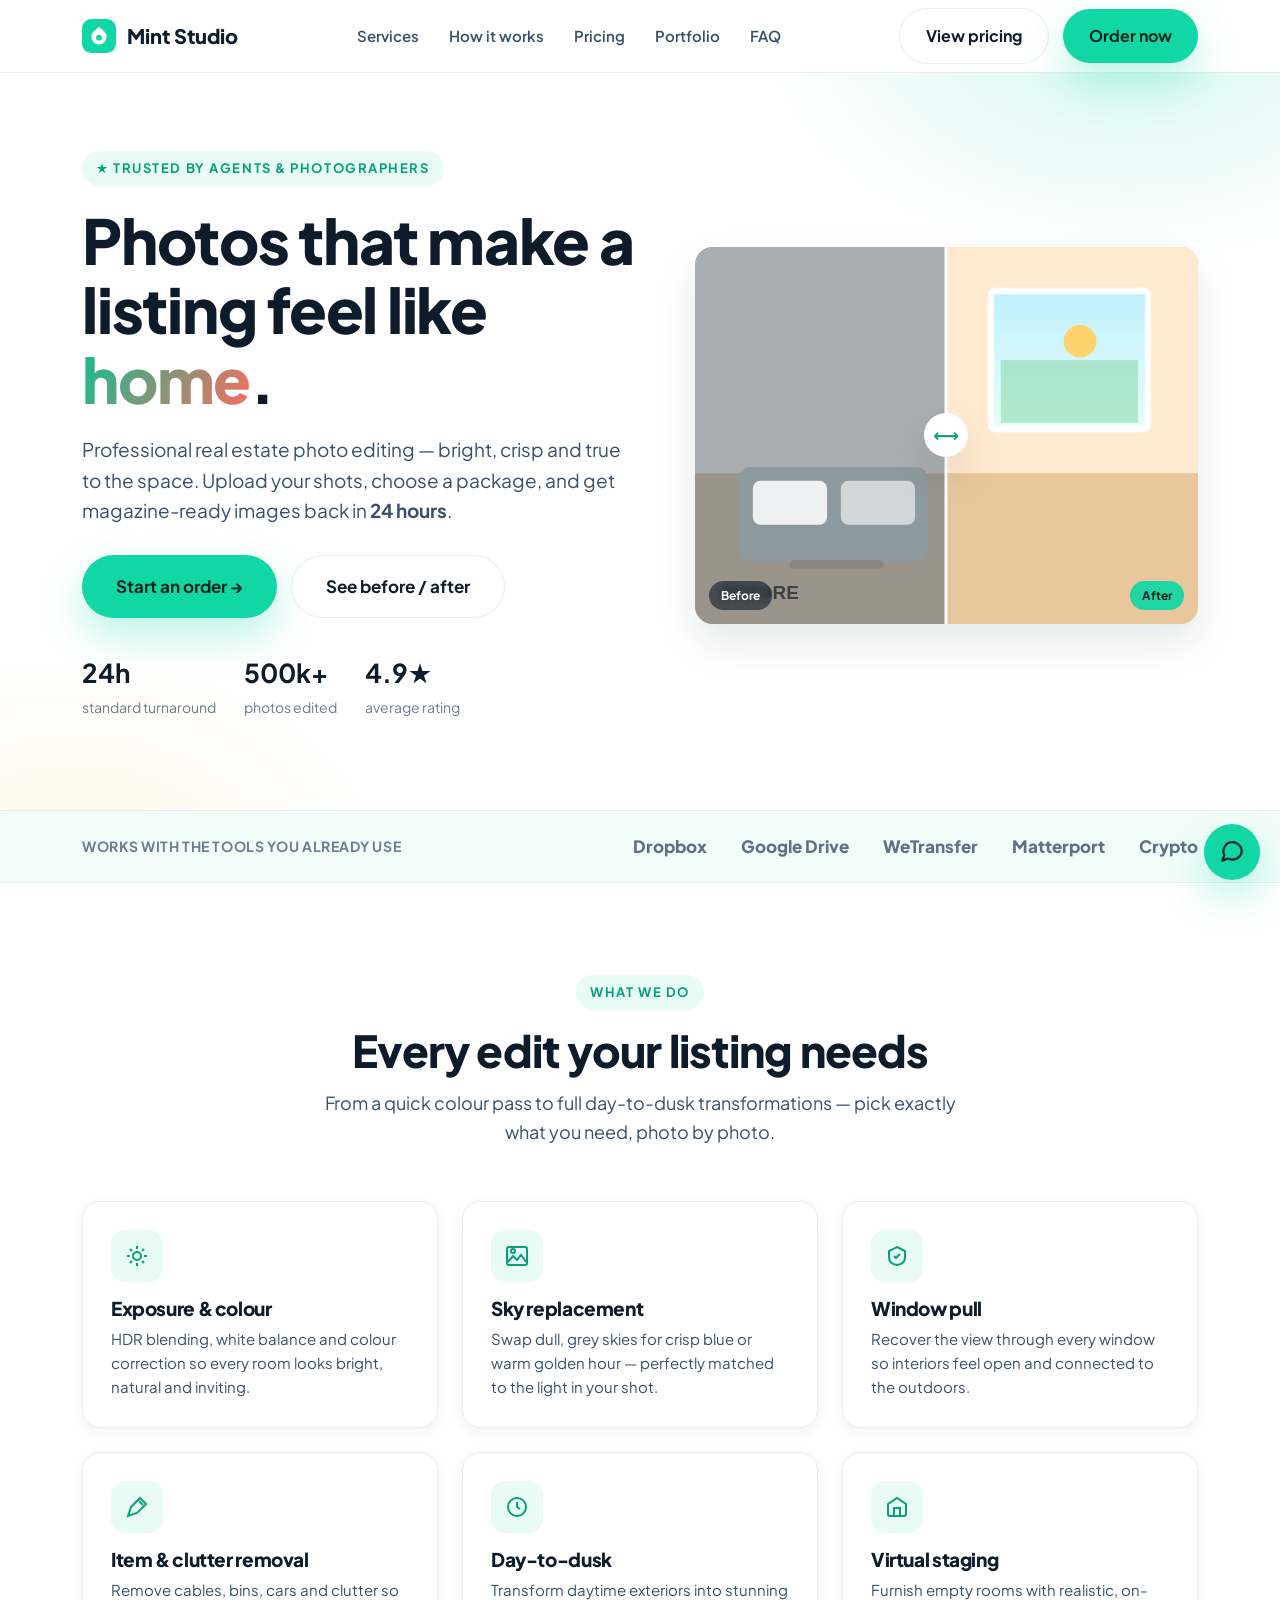
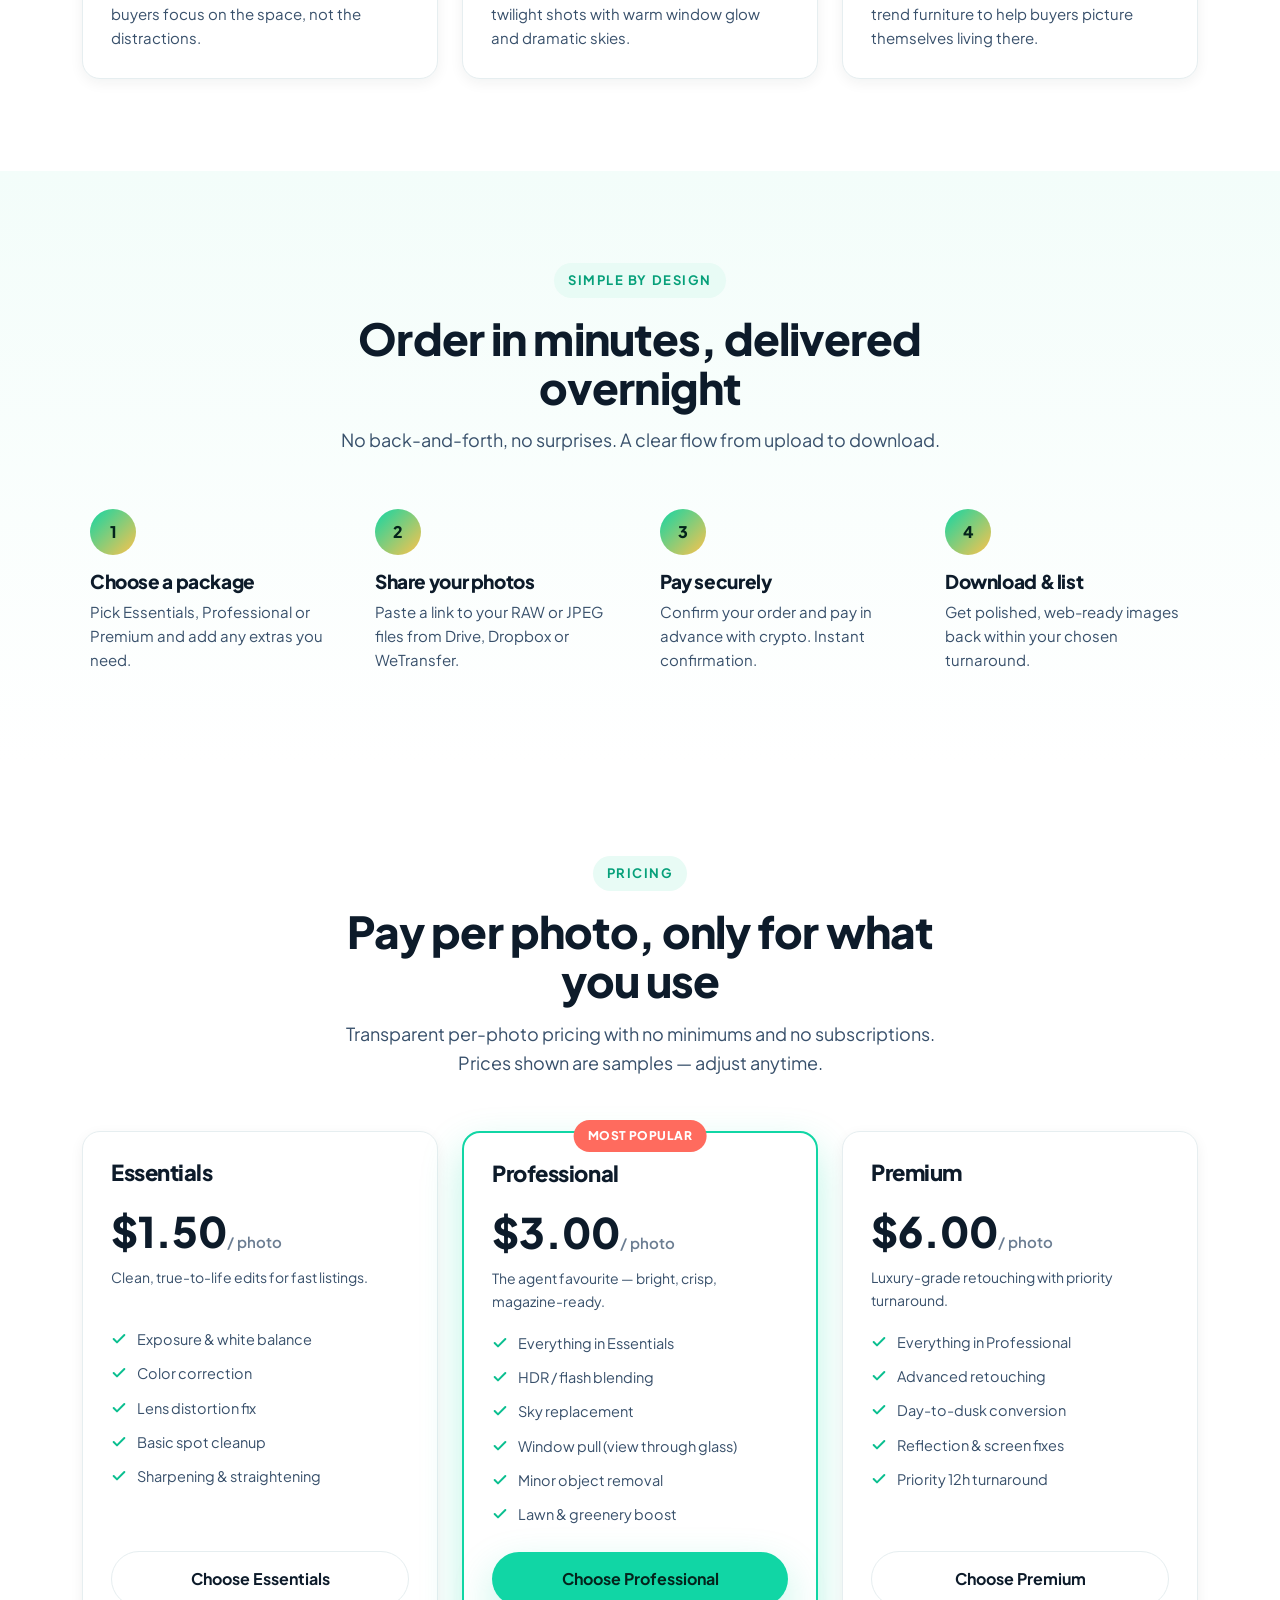
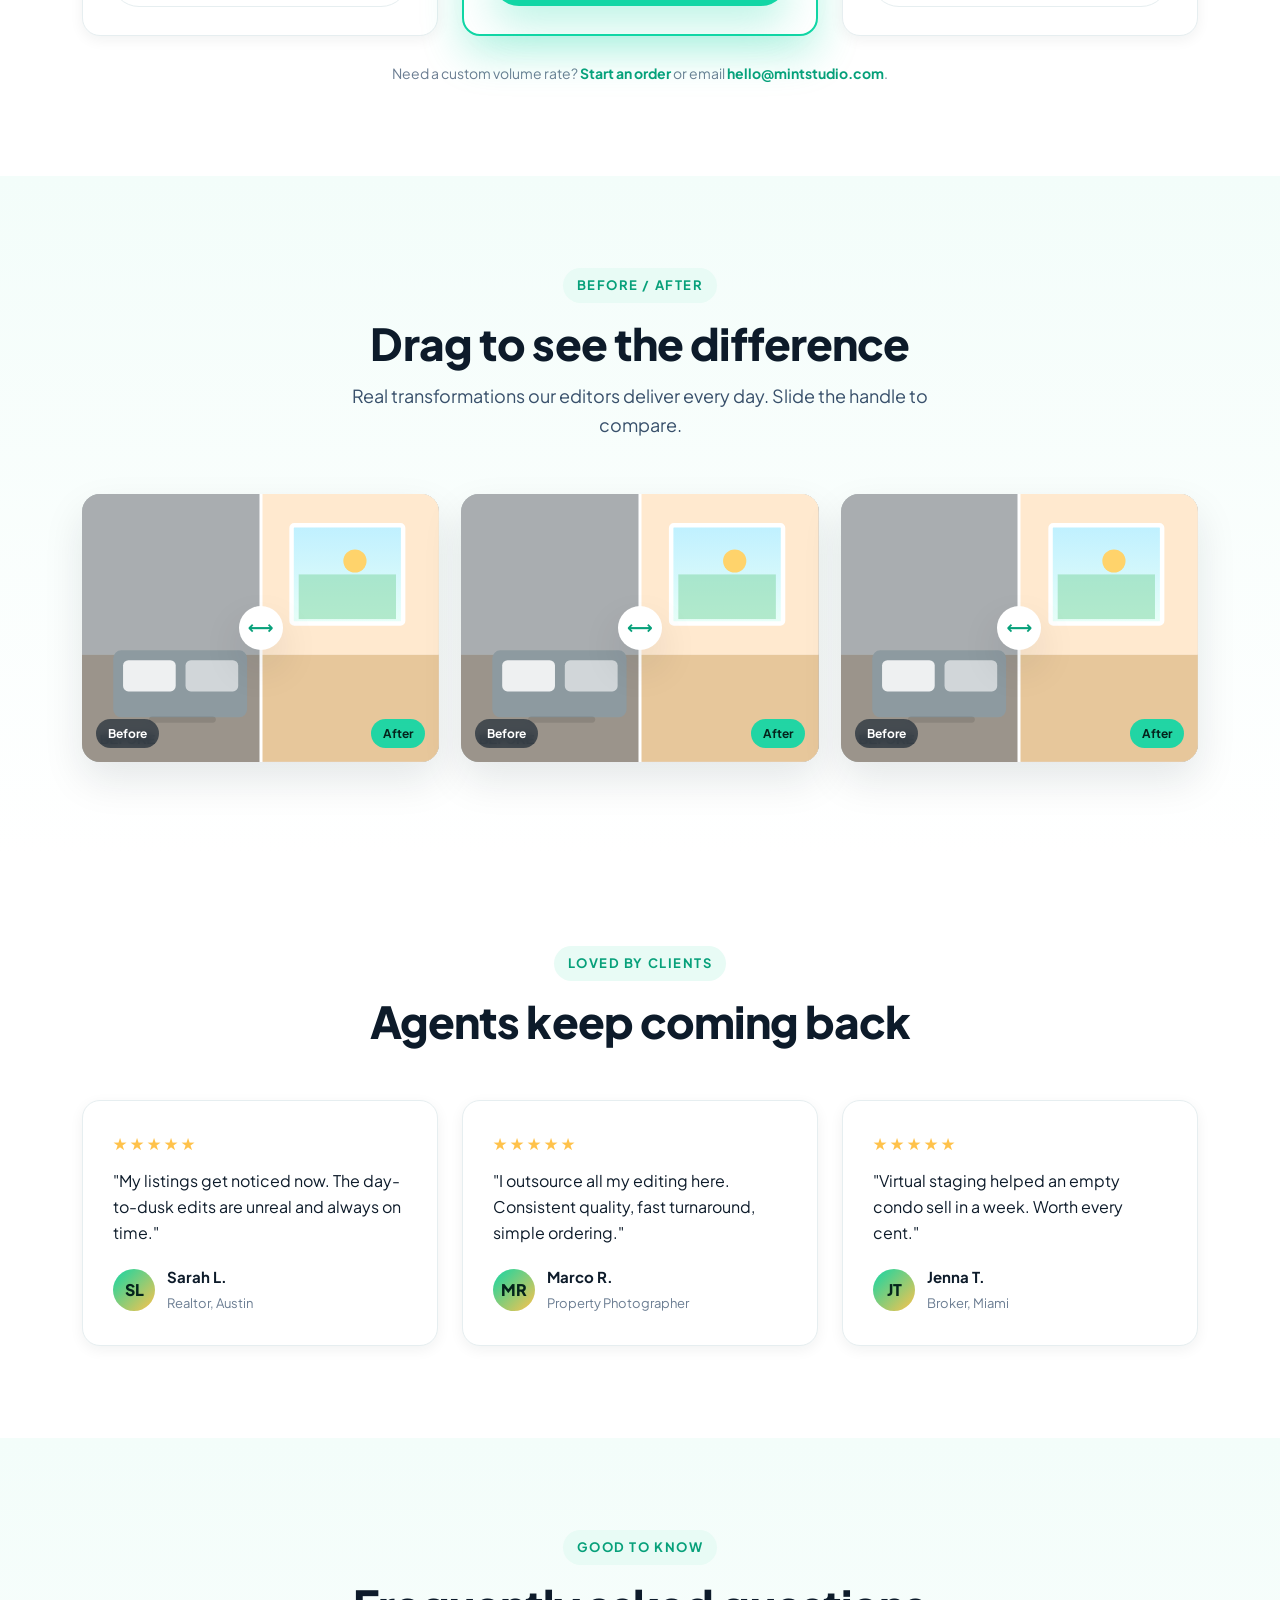
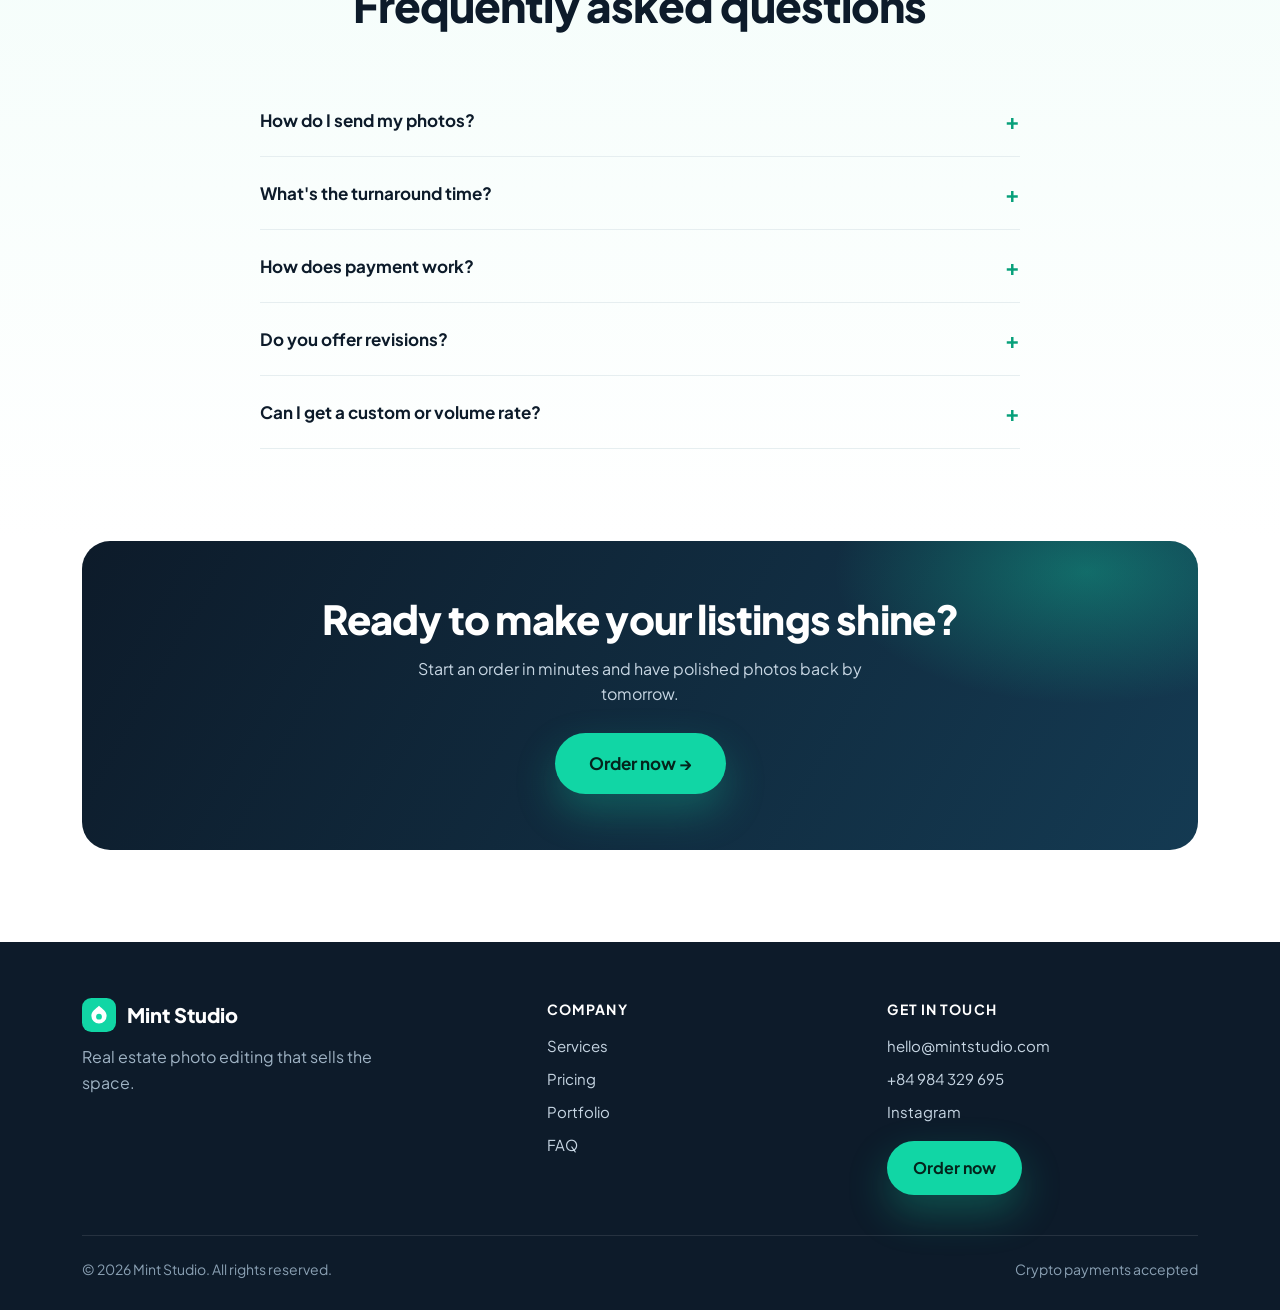
<file: index.html>
<!DOCTYPE html>
<html lang="en">
<head>
<meta charset="UTF-8">
<meta name="viewport" content="width=device-width, initial-scale=1.0">
<title>Mint Studio — Real Estate Photo Editing</title>
<meta name="description" content="Fast, bright, magazine-ready real estate photo editing. Day-to-dusk, sky replacement, virtual staging and more. Order online and pay securely.">
<link rel="preconnect" href="https://fonts.googleapis.com">
<link rel="preconnect" href="https://fonts.gstatic.com" crossorigin>
<link href="https://fonts.googleapis.com/css2?family=Plus+Jakarta+Sans:wght@500;600;700;800&display=swap" rel="stylesheet">
<link rel="stylesheet" href="css/style.css">
<link rel="icon" href="assets/favicon.svg">
</head>
<body>

<header class="site-header">
  <div class="container nav">
    <a class="brand" href="index.html">
      <svg class="logo-mark" viewBox="0 0 40 40" fill="none" xmlns="http://www.w3.org/2000/svg" aria-hidden="true">
        <rect width="40" height="40" rx="11" fill="#11d6a5"/>
        <path d="M20 9c-4 4-9 6-9 12a9 9 0 1 0 18 0c0-6-5-8-9-12z" fill="#fff"/>
        <circle cx="20" cy="22" r="3.4" fill="#11d6a5"/>
      </svg>
      <span data-mint="name">Mint Studio</span>
    </a>
    <nav class="nav-links">
      <a href="#services">Services</a>
      <a href="#how">How it works</a>
      <a href="#pricing">Pricing</a>
      <a href="#work">Portfolio</a>
      <a href="#faq">FAQ</a>
    </nav>
    <div class="nav-cta">
      <a class="btn btn-ghost" href="#pricing">View pricing</a>
      <a class="btn btn-primary" href="order.html">Order now</a>
      <button class="nav-toggle" aria-label="Menu"><span></span><span></span><span></span></button>
    </div>
  </div>
</header>

<section class="hero">
  <div class="container hero-grid">
    <div class="reveal in">
      <span class="eyebrow">★ Trusted by agents &amp; photographers</span>
      <h1>Photos that make a listing feel like <span class="text-gradient">home</span>.</h1>
      <p class="lead">Professional real estate photo editing — bright, crisp and true to the space. Upload your shots, choose a package, and get magazine-ready images back in <strong data-mint="turnaround">24 hours</strong>.</p>
      <div class="hero-actions">
        <a class="btn btn-primary btn-lg" href="order.html">Start an order →</a>
        <a class="btn btn-ghost btn-lg" href="#work">See before / after</a>
      </div>
      <div class="hero-trust">
        <div class="stat"><strong>24h</strong><span>standard turnaround</span></div>
        <div class="stat"><strong>500k+</strong><span>photos edited</span></div>
        <div class="stat"><strong>4.9★</strong><span>average rating</span></div>
      </div>
    </div>
    <div class="reveal in">
      <div class="ba" data-i="0" aria-label="Before and after comparison"></div>
    </div>
  </div>
</section>

<div class="trustbar">
  <div class="container">
    <p>WORKS WITH THE TOOLS YOU ALREADY USE</p>
    <div class="logos"><span>Dropbox</span><span>Google&nbsp;Drive</span><span>WeTransfer</span><span>Matterport</span><span>Crypto</span></div>
  </div>
</div>

<section class="section" id="services">
  <div class="container">
    <div class="section-head reveal">
      <span class="eyebrow">What we do</span>
      <h2>Every edit your listing needs</h2>
      <p>From a quick colour pass to full day-to-dusk transformations — pick exactly what you need, photo by photo.</p>
    </div>
    <div class="grid grid-3">
      <div class="card service reveal"><div class="ico"><svg width="24" height="24" viewBox="0 0 24 24" fill="none" stroke="currentColor" stroke-width="2"><circle cx="12" cy="12" r="4"/><path d="M12 2v3M12 19v3M2 12h3M19 12h3M5 5l2 2M17 17l2 2M19 5l-2 2M7 17l-2 2"/></svg></div><h3>Exposure &amp; colour</h3><p>HDR blending, white balance and colour correction so every room looks bright, natural and inviting.</p></div>
      <div class="card service reveal"><div class="ico"><svg width="24" height="24" viewBox="0 0 24 24" fill="none" stroke="currentColor" stroke-width="2"><path d="M3 18l5-6 4 4 4-5 5 7"/><circle cx="8" cy="7" r="2"/><rect x="2" y="3" width="20" height="18" rx="2"/></svg></div><h3>Sky replacement</h3><p>Swap dull, grey skies for crisp blue or warm golden hour — perfectly matched to the light in your shot.</p></div>
      <div class="card service reveal"><div class="ico"><svg width="24" height="24" viewBox="0 0 24 24" fill="none" stroke="currentColor" stroke-width="2"><path d="M12 3l8 4v6c0 5-3.5 7.5-8 8-4.5-.5-8-3-8-8V7z"/><path d="M9 12l2 2 4-4"/></svg></div><h3>Window pull</h3><p>Recover the view through every window so interiors feel open and connected to the outdoors.</p></div>
      <div class="card service reveal"><div class="ico"><svg width="24" height="24" viewBox="0 0 24 24" fill="none" stroke="currentColor" stroke-width="2"><path d="M3 21l3-9 9-9 6 6-9 9z"/><path d="M14 6l4 4"/></svg></div><h3>Item &amp; clutter removal</h3><p>Remove cables, bins, cars and clutter so buyers focus on the space, not the distractions.</p></div>
      <div class="card service reveal"><div class="ico"><svg width="24" height="24" viewBox="0 0 24 24" fill="none" stroke="currentColor" stroke-width="2"><circle cx="12" cy="12" r="9"/><path d="M12 7v5l3 2"/></svg></div><h3>Day-to-dusk</h3><p>Transform daytime exteriors into stunning twilight shots with warm window glow and dramatic skies.</p></div>
      <div class="card service reveal"><div class="ico"><svg width="24" height="24" viewBox="0 0 24 24" fill="none" stroke="currentColor" stroke-width="2"><path d="M3 9l9-6 9 6v10a2 2 0 0 1-2 2H5a2 2 0 0 1-2-2z"/><rect x="9" y="13" width="6" height="8"/></svg></div><h3>Virtual staging</h3><p>Furnish empty rooms with realistic, on-trend furniture to help buyers picture themselves living there.</p></div>
    </div>
  </div>
</section>

<section class="section section--tint" id="how">
  <div class="container">
    <div class="section-head reveal">
      <span class="eyebrow">Simple by design</span>
      <h2>Order in minutes, delivered overnight</h2>
      <p>No back-and-forth, no surprises. A clear flow from upload to download.</p>
    </div>
    <div class="grid grid-4 steps">
      <div class="step reveal"><div class="num">1</div><h3>Choose a package</h3><p>Pick Essentials, Professional or Premium and add any extras you need.</p></div>
      <div class="step reveal"><div class="num">2</div><h3>Share your photos</h3><p>Paste a link to your RAW or JPEG files from Drive, Dropbox or WeTransfer.</p></div>
      <div class="step reveal"><div class="num">3</div><h3>Pay securely</h3><p>Confirm your order and pay in advance with crypto. Instant confirmation.</p></div>
      <div class="step reveal"><div class="num">4</div><h3>Download &amp; list</h3><p>Get polished, web-ready images back within your chosen turnaround.</p></div>
    </div>
  </div>
</section>

<section class="section" id="pricing">
  <div class="container">
    <div class="section-head reveal">
      <span class="eyebrow">Pricing</span>
      <h2>Pay per photo, only for what you use</h2>
      <p>Transparent per-photo pricing with no minimums and no subscriptions. Prices shown are samples — adjust anytime.</p>
    </div>
    <div class="pricing-grid" id="pricing-grid"></div>
    <p style="text-align:center;color:var(--muted);margin-top:26px;font-size:14px">Need a custom volume rate? <a href="order.html" style="color:var(--mint-700);font-weight:700">Start an order</a> or email <a data-mint="email" href="#" style="color:var(--mint-700);font-weight:700">us</a>.</p>
  </div>
</section>

<section class="section section--tint" id="work">
  <div class="container">
    <div class="section-head reveal">
      <span class="eyebrow">Before / after</span>
      <h2>Drag to see the difference</h2>
      <p>Real transformations our editors deliver every day. Slide the handle to compare.</p>
    </div>
    <div class="portfolio-grid">
      <div class="reveal"><div class="ba" data-i="0"></div></div>
      <div class="reveal"><div class="ba" data-i="1"></div></div>
      <div class="reveal"><div class="ba" data-i="2"></div></div>
    </div>
  </div>
</section>

<section class="section">
  <div class="container">
    <div class="section-head reveal">
      <span class="eyebrow">Loved by clients</span>
      <h2>Agents keep coming back</h2>
    </div>
    <div class="grid grid-3">
      <div class="quote reveal"><div class="stars">★★★★★</div><p>"My listings get noticed now. The day-to-dusk edits are unreal and always on time."</p><div class="who"><div class="av">SL</div><div><b>Sarah L.</b><span>Realtor, Austin</span></div></div></div>
      <div class="quote reveal"><div class="stars">★★★★★</div><p>"I outsource all my editing here. Consistent quality, fast turnaround, simple ordering."</p><div class="who"><div class="av">MR</div><div><b>Marco R.</b><span>Property Photographer</span></div></div></div>
      <div class="quote reveal"><div class="stars">★★★★★</div><p>"Virtual staging helped an empty condo sell in a week. Worth every cent."</p><div class="who"><div class="av">JT</div><div><b>Jenna T.</b><span>Broker, Miami</span></div></div></div>
    </div>
  </div>
</section>

<section class="section section--tint" id="faq">
  <div class="container">
    <div class="section-head reveal">
      <span class="eyebrow">Good to know</span>
      <h2>Frequently asked questions</h2>
    </div>
    <div class="faq reveal">
      <div class="faq-item"><button class="faq-q">How do I send my photos? <span class="pm">+</span></button><div class="faq-a"><p>After you place your order, paste a shared link to your files (Google Drive, Dropbox or WeTransfer) in the order form. We support RAW and JPEG, including bracketed/HDR sets.</p></div></div>
      <div class="faq-item"><button class="faq-q">What's the turnaround time? <span class="pm">+</span></button><div class="faq-a"><p>Standard delivery is within <strong data-mint="turnaround">24 hours</strong>. Need it faster? Add the Rush option at checkout for priority 12-hour delivery.</p></div></div>
      <div class="faq-item"><button class="faq-q">How does payment work? <span class="pm">+</span></button><div class="faq-a"><p>You pay in advance in crypto — USDT (TRC20/BEP20), USDC, BTC, ETH and more. Prices are quoted in USD; pick your coin and network at checkout and we start as soon as the payment confirms on-chain.</p></div></div>
      <div class="faq-item"><button class="faq-q">Do you offer revisions? <span class="pm">+</span></button><div class="faq-a"><p>Yes. If something isn't quite right, reply to your delivery email and we'll revise it free of charge.</p></div></div>
      <div class="faq-item"><button class="faq-q">Can I get a custom or volume rate? <span class="pm">+</span></button><div class="faq-a"><p>Absolutely. For high volumes or recurring work, email <a data-mint="email" href="#" style="color:var(--mint-700);font-weight:700">us</a> and we'll set up a custom rate.</p></div></div>
    </div>
  </div>
</section>

<section class="section" style="padding-top:0">
  <div class="container">
    <div class="cta-band reveal">
      <h2>Ready to make your listings shine?</h2>
      <p>Start an order in minutes and have polished photos back by tomorrow.</p>
      <a class="btn btn-primary btn-lg" href="order.html">Order now →</a>
    </div>
  </div>
</section>

<footer class="site-footer">
  <div class="container">
    <div class="footer-grid">
      <div>
        <div class="brand">
          <svg class="logo-mark" viewBox="0 0 40 40" fill="none" xmlns="http://www.w3.org/2000/svg" aria-hidden="true"><rect width="40" height="40" rx="11" fill="#11d6a5"/><path d="M20 9c-4 4-9 6-9 12a9 9 0 1 0 18 0c0-6-5-8-9-12z" fill="#fff"/><circle cx="20" cy="22" r="3.4" fill="#11d6a5"/></svg>
          <span data-mint="name">Mint Studio</span>
        </div>
        <p style="max-width:320px;color:#9fb3c4" data-mint="tagline">Real estate photo editing that sells the space.</p>
      </div>
      <div>
        <h4>Company</h4>
        <a href="#services">Services</a><a href="#pricing">Pricing</a><a href="#work">Portfolio</a><a href="#faq">FAQ</a>
      </div>
      <div>
        <h4>Get in touch</h4>
        <a data-mint="email" href="#">hello@mintstudio.com</a>
        <a data-mint="phone" href="#">+1 (555) 123-4567</a>
        <a data-mint-ig href="#">Instagram</a>
        <a class="btn btn-primary" style="margin-top:8px;display:inline-flex" href="order.html">Order now</a>
      </div>
    </div>
    <div class="footer-bottom">
      <span>© <span data-mint="year">2026</span> <span data-mint="name">Mint Studio</span>. All rights reserved.</span>
      <span>Crypto payments accepted</span>
    </div>
  </div>
</footer>

<script src="js/config.js"></script>
<script src="js/main.js"></script>
</body>
</html>
</file>
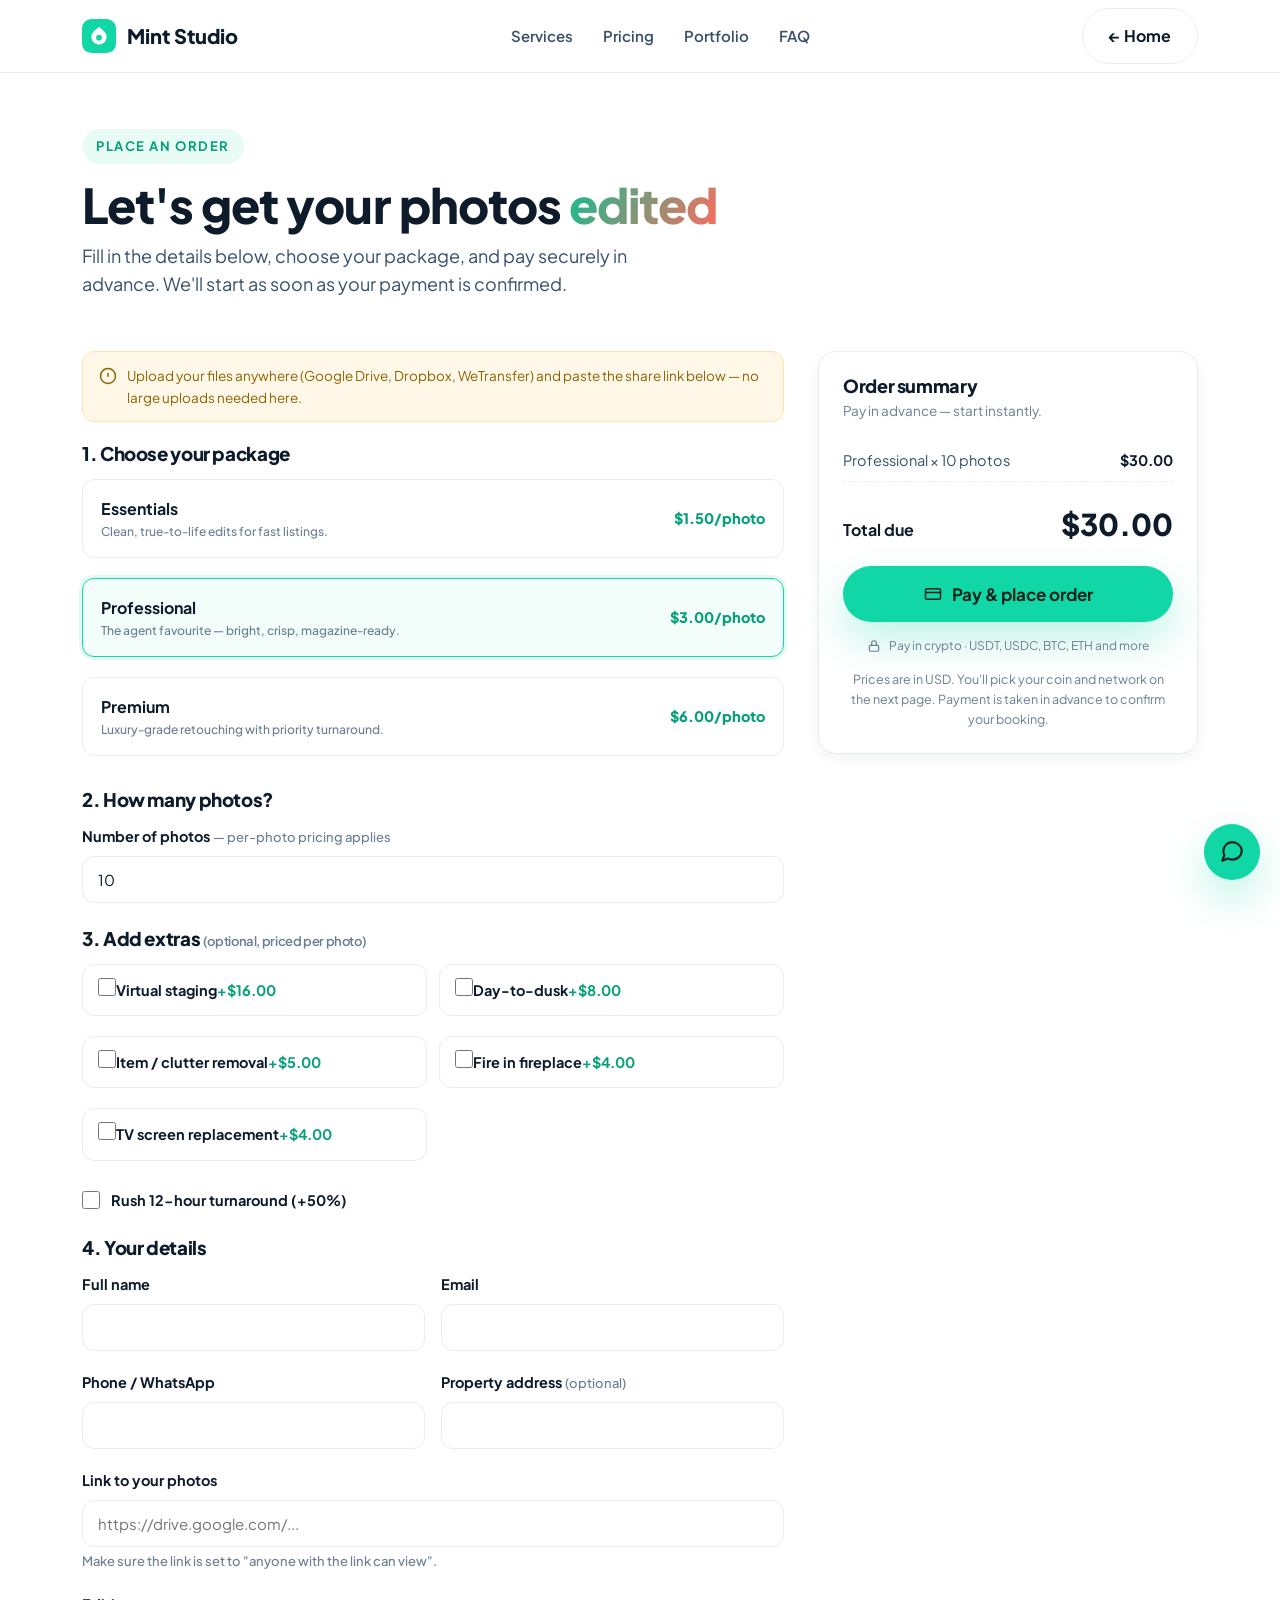
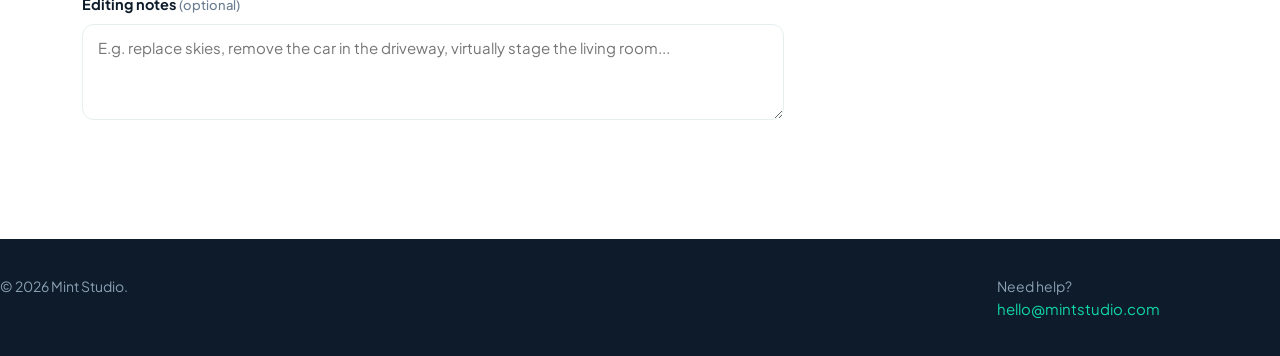
<file: order.html>
<!DOCTYPE html>
<html lang="en">
<head>
<meta charset="UTF-8">
<meta name="viewport" content="width=device-width, initial-scale=1.0">
<title>Place an order — Mint Studio</title>
<meta name="description" content="Order real estate photo editing online. Choose your package, add extras, and pay securely in advance.">
<link rel="preconnect" href="https://fonts.googleapis.com">
<link rel="preconnect" href="https://fonts.gstatic.com" crossorigin>
<link href="https://fonts.googleapis.com/css2?family=Plus+Jakarta+Sans:wght@500;600;700;800&display=swap" rel="stylesheet">
<link rel="stylesheet" href="css/style.css">
<link rel="icon" href="assets/favicon.svg">
<!-- Stripe.js — only used in "stripe_checkout" mode. Harmless otherwise. -->
<script src="https://js.stripe.com/v3/"></script>
</head>
<body>

<!-- ===== Header ===== -->
<header class="site-header">
  <div class="container nav">
    <a class="brand" href="index.html">
      <svg class="logo-mark" viewBox="0 0 40 40" fill="none" xmlns="http://www.w3.org/2000/svg" aria-hidden="true"><rect width="40" height="40" rx="11" fill="#11d6a5"/><path d="M20 9c-4 4-9 6-9 12a9 9 0 1 0 18 0c0-6-5-8-9-12z" fill="#fff"/><circle cx="20" cy="22" r="3.4" fill="#11d6a5"/></svg>
      <span data-mint="name">Mint Studio</span>
    </a>
    <nav class="nav-links">
      <a href="index.html#services">Services</a>
      <a href="index.html#pricing">Pricing</a>
      <a href="index.html#work">Portfolio</a>
      <a href="index.html#faq">FAQ</a>
    </nav>
    <div class="nav-cta">
      <a class="btn btn-ghost" href="index.html">← Home</a>
      <button class="nav-toggle" aria-label="Menu"><span></span><span></span><span></span></button>
    </div>
  </div>
</header>

<!-- ===== Page hero ===== -->
<section class="page-hero">
  <div class="container">
    <span class="eyebrow">Place an order</span>
    <h1>Let's get your photos <span class="text-gradient">edited</span></h1>
    <p>Fill in the details below, choose your package, and pay securely in advance. We'll start as soon as your payment is confirmed.</p>
  </div>
</section>

<!-- ===== Order form ===== -->
<section class="section" style="padding-top:34px">
  <div class="container">
    <form id="order-form" class="order-wrap" novalidate>

      <!-- LEFT: the form -->
      <div class="order-form">

        <div class="banner">
          <svg width="18" height="18" viewBox="0 0 24 24" fill="none" stroke="currentColor" stroke-width="2"><circle cx="12" cy="12" r="10"/><path d="M12 8v5M12 16h.01"/></svg>
          <span>Upload your files anywhere (Google Drive, Dropbox, WeTransfer) and paste the share link below — no large uploads needed here.</span>
        </div>

        <!-- 1. Package -->
        <h3 style="margin-bottom:14px">1. Choose your package</h3>
        <div class="field">
          <div class="pkg-options" id="pkg-options"><!-- rendered by order.js --></div>
        </div>

        <!-- 2. Photos -->
        <h3 style="margin:26px 0 14px">2. How many photos?</h3>
        <div class="field">
          <label for="photos">Number of photos <span class="hint">— per-photo pricing applies</span></label>
          <input type="number" id="photos" min="1" max="2000" value="10" required>
        </div>

        <!-- 3. Add-ons -->
        <h3 style="margin:26px 0 14px">3. Add extras <span class="hint" style="font-weight:600">(optional, priced per photo)</span></h3>
        <div class="field">
          <div class="addon-grid" id="addon-grid"><!-- rendered by order.js --></div>
        </div>
        <div class="field check-row">
          <input type="checkbox" id="rush">
          <label for="rush" id="rush-label" style="margin:0">Rush turnaround</label>
        </div>

        <!-- 4. Your details -->
        <h3 style="margin:26px 0 14px">4. Your details</h3>
        <div class="field-row">
          <div class="field"><label for="f-name">Full name</label><input type="text" id="f-name" required></div>
          <div class="field"><label for="f-email">Email</label><input type="email" id="f-email" required></div>
        </div>
        <div class="field-row">
          <div class="field"><label for="f-phone">Phone / WhatsApp</label><input type="tel" id="f-phone"></div>
          <div class="field"><label for="f-property">Property address <span class="hint">(optional)</span></label><input type="text" id="f-property"></div>
        </div>
        <div class="field">
          <label for="f-link">Link to your photos</label>
          <input type="url" id="f-link" placeholder="https://drive.google.com/..." required>
          <span class="hint">Make sure the link is set to "anyone with the link can view".</span>
        </div>
        <div class="field">
          <label for="f-notes">Editing notes <span class="hint">(optional)</span></label>
          <textarea id="f-notes" placeholder="E.g. replace skies, remove the car in the driveway, virtually stage the living room..."></textarea>
        </div>

        <div id="pay-msg" style="display:none;background:var(--mint-tint);border:1px solid #bfeede;color:#04241c;border-radius:12px;padding:14px 16px;font-size:14px;margin-top:10px"></div>
      </div>

      <!-- RIGHT: sticky summary -->
      <aside class="summary">
        <div class="card">
          <h3>Order summary</h3>
          <p class="sub">Pay in advance — start instantly.</p>
          <div id="sum-lines"></div>
          <div class="sum-total"><span class="lbl">Total due</span><span class="amt" id="sum-total">$0.00</span></div>
          <button type="submit" id="pay-btn" class="btn btn-primary btn-block btn-lg">
            <svg width="18" height="18" viewBox="0 0 24 24" fill="none" stroke="currentColor" stroke-width="2"><rect x="2" y="5" width="20" height="14" rx="2"/><path d="M2 10h20"/></svg>
            Pay &amp; place order
          </button>
          <div class="pay-badges">
            <svg width="14" height="14" viewBox="0 0 24 24" fill="none" stroke="currentColor" stroke-width="2"><rect x="4" y="11" width="16" height="10" rx="2"/><path d="M8 11V7a4 4 0 0 1 8 0v4"/></svg>
            Pay in crypto · USDT, USDC, BTC, ETH and more
          </div>
          <p class="note">Prices are in USD. You'll pick your coin and network on the next page. Payment is taken in advance to confirm your booking.</p>
        </div>
      </aside>

    </form>
  </div>
</section>

<!-- ===== Footer (compact) ===== -->
<footer class="site-footer" style="padding:36px 0 26px">
  <div class="container footer-bottom" style="border:0;margin:0;padding:0">
    <span>© <span data-mint="year">2026</span> <span data-mint="name">Mint Studio</span>.</span>
    <span>Need help? <a data-mint="email" href="#" style="color:var(--mint)">Email us</a></span>
  </div>
</footer>

<script src="js/config.js"></script>
<script src="js/main.js"></script>
<script src="js/order.js"></script>
</body>
</html>
</file>
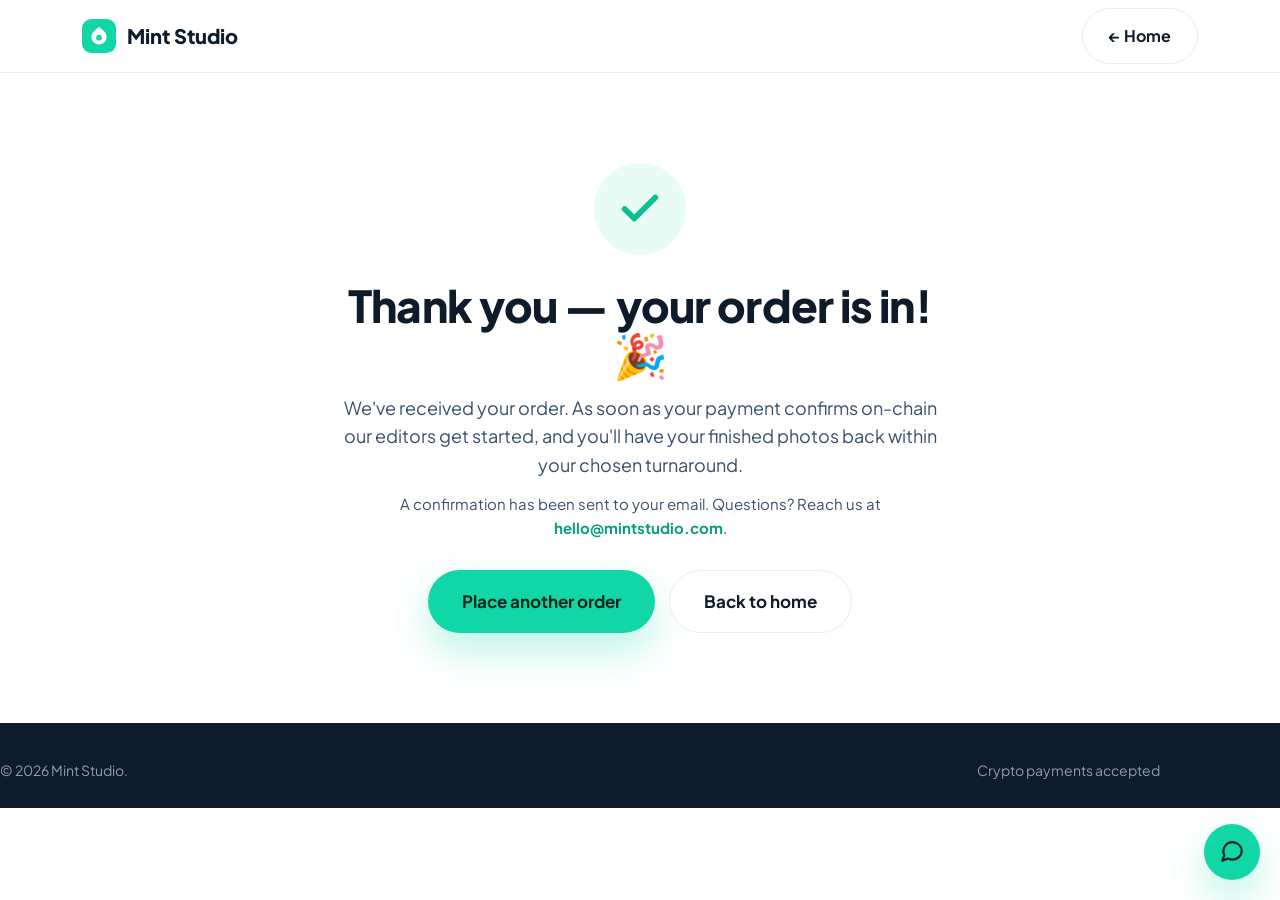
<file: success.html>
<!DOCTYPE html>
<html lang="en">
<head>
<meta charset="UTF-8">
<meta name="viewport" content="width=device-width, initial-scale=1.0">
<title>Thank you — Mint Studio</title>
<meta name="robots" content="noindex">
<link rel="preconnect" href="https://fonts.googleapis.com">
<link rel="preconnect" href="https://fonts.gstatic.com" crossorigin>
<link href="https://fonts.googleapis.com/css2?family=Plus+Jakarta+Sans:wght@500;600;700;800&display=swap" rel="stylesheet">
<link rel="stylesheet" href="css/style.css">
<link rel="icon" href="assets/favicon.svg">
</head>
<body>

<header class="site-header">
  <div class="container nav">
    <a class="brand" href="index.html">
      <svg class="logo-mark" viewBox="0 0 40 40" fill="none" xmlns="http://www.w3.org/2000/svg" aria-hidden="true"><rect width="40" height="40" rx="11" fill="#11d6a5"/><path d="M20 9c-4 4-9 6-9 12a9 9 0 1 0 18 0c0-6-5-8-9-12z" fill="#fff"/><circle cx="20" cy="22" r="3.4" fill="#11d6a5"/></svg>
      <span data-mint="name">Mint Studio</span>
    </a>
    <div class="nav-cta"><a class="btn btn-ghost" href="index.html">← Home</a></div>
  </div>
</header>

<section class="container">
  <div class="success">
    <div class="ok">
      <svg width="46" height="46" viewBox="0 0 24 24" fill="none" stroke="#0bbf90" stroke-width="3" stroke-linecap="round" stroke-linejoin="round"><path d="M20 6L9 17l-5-5"/></svg>
    </div>
    <h1>Thank you — your order is in! 🎉</h1>
    <p>We've received your order. As soon as your payment confirms on-chain our editors get started, and you'll have your finished photos back within your chosen turnaround.</p>
    <p style="font-size:15px">A confirmation has been sent to your email. Questions? Reach us at <a data-mint="email" href="#" style="color:var(--mint-700);font-weight:700">our email</a>.</p>

    <div id="order-recap" style="display:none;text-align:left;max-width:420px;margin:30px auto 0">
      <div class="card" style="padding:22px">
        <h3 style="font-size:16px;margin-bottom:12px">Your order</h3>
        <pre id="recap-text" style="white-space:pre-wrap;font-family:inherit;font-size:13.5px;color:var(--ink-soft);margin:0"></pre>
      </div>
    </div>

    <div class="actions">
      <a class="btn btn-primary btn-lg" href="order.html">Place another order</a>
      <a class="btn btn-ghost btn-lg" href="index.html">Back to home</a>
    </div>
  </div>
</section>

<footer class="site-footer" style="padding:36px 0 26px">
  <div class="container footer-bottom" style="border:0;margin:0;padding:0">
    <span>© <span data-mint="year">2026</span> <span data-mint="name">Mint Studio</span>.</span>
    <span>Crypto payments accepted</span>
  </div>
</footer>

<script src="js/config.js"></script>
<script src="js/main.js"></script>
<script>
  (function () {
    try {
      var t = sessionStorage.getItem("mint_last_order");
      if (t) {
        document.getElementById("recap-text").textContent = t;
        document.getElementById("order-recap").style.display = "block";
      }
    } catch (e) {}
  })();
</script>
</body>
</html>
</file>
<file: css/style.css>
/* =============================================================
   MINT STUDIO — STYLES
   Bright, energetic, mint-forward.
   ============================================================= */

:root {
  --mint: #11d6a5;
  --mint-600: #0bbf90;
  --mint-700: #07a07a;
  --mint-tint: #e8fbf5;
  --mint-tint-2: #f3fdfa;
  --coral: #ff6b5e;
  --coral-600: #f4513f;
  --sun: #ffc24b;
  --ink: #0d1b2a;
  --ink-soft: #38506b;
  --muted: #6b7d92;
  --line: #e6eef0;
  --white: #ffffff;
  --bg: #ffffff;
  --radius: 18px;
  --radius-sm: 12px;
  --shadow-sm: 0 4px 14px rgba(13, 27, 42, 0.06);
  --shadow: 0 18px 40px rgba(13, 27, 42, 0.10);
  --shadow-mint: 0 18px 40px rgba(17, 214, 165, 0.28);
  --maxw: 1160px;
  --font: "Plus Jakarta Sans", "Segoe UI", system-ui, -apple-system, sans-serif;
}

* { box-sizing: border-box; margin: 0; padding: 0; }
html { scroll-behavior: smooth; }
body {
  font-family: var(--font);
  color: var(--ink);
  background: var(--bg);
  line-height: 1.6;
  -webkit-font-smoothing: antialiased;
  overflow-x: hidden;
}
img { max-width: 100%; display: block; }
a { color: inherit; text-decoration: none; }

.container { width: 100%; max-width: var(--maxw); margin: 0 auto; padding: 0 22px; }
.section { padding: 92px 0; }
.section--tint { background: linear-gradient(180deg, var(--mint-tint-2), #ffffff); }

/* ---------- Typography ---------- */
h1, h2, h3 { line-height: 1.12; letter-spacing: -0.02em; font-weight: 800; }
.eyebrow {
  display: inline-flex; align-items: center; gap: 8px;
  font-size: 13px; font-weight: 700; letter-spacing: 0.12em;
  text-transform: uppercase; color: var(--mint-700);
  background: var(--mint-tint); padding: 7px 14px; border-radius: 999px;
}
.section-head { max-width: 640px; margin: 0 auto 54px; text-align: center; }
.section-head h2 { font-size: clamp(28px, 4vw, 44px); margin: 16px 0 14px; }
.section-head p { color: var(--ink-soft); font-size: 18px; }
.text-gradient {
  background: linear-gradient(120deg, var(--mint-600), var(--coral));
  -webkit-background-clip: text; background-clip: text; color: transparent;
}

/* ---------- Buttons ---------- */
.btn {
  display: inline-flex; align-items: center; justify-content: center; gap: 10px;
  font-family: inherit; font-weight: 700; font-size: 16px; cursor: pointer;
  padding: 14px 26px; border-radius: 999px; border: 0;
  transition: transform .18s ease, box-shadow .18s ease, background .18s ease;
  white-space: nowrap;
}
.btn:active { transform: translateY(1px); }
.btn-primary { background: var(--mint); color: #04241c; box-shadow: var(--shadow-mint); }
.btn-primary:hover { background: var(--mint-600); transform: translateY(-2px); }
.btn-coral { background: var(--coral); color: #fff; box-shadow: 0 16px 34px rgba(255,107,94,.28); }
.btn-coral:hover { background: var(--coral-600); transform: translateY(-2px); }
.btn-ghost { background: #fff; color: var(--ink); border: 1.5px solid var(--line); }
.btn-ghost:hover { border-color: var(--mint); color: var(--mint-700); }
.btn-lg { padding: 17px 34px; font-size: 17px; }
.btn-block { width: 100%; }

/* ---------- Header / Nav ---------- */
.site-header {
  position: sticky; top: 0; z-index: 50;
  background: rgba(255,255,255,0.82); backdrop-filter: blur(12px);
  border-bottom: 1px solid var(--line);
}
.nav { display: flex; align-items: center; justify-content: space-between; height: 72px; }
.brand { display: flex; align-items: center; gap: 11px; font-weight: 800; font-size: 20px; }
.brand .logo-mark { width: 34px; height: 34px; }
.nav-links { display: flex; align-items: center; gap: 30px; }
.nav-links a { color: var(--ink-soft); font-weight: 600; font-size: 15px; }
.nav-links a:hover { color: var(--mint-700); }
.nav-cta { display: flex; align-items: center; gap: 14px; }
.nav-toggle { display: none; background: none; border: 0; cursor: pointer; padding: 6px; }
.nav-toggle span { display: block; width: 24px; height: 2.5px; background: var(--ink); margin: 5px 0; border-radius: 2px; transition: .25s; }

/* ---------- Hero ---------- */
.hero { position: relative; padding: 78px 0 90px; overflow: hidden; }
.hero::before {
  content: ""; position: absolute; inset: 0; z-index: -1;
  background:
    radial-gradient(620px 420px at 88% -8%, rgba(17,214,165,.18), transparent 60%),
    radial-gradient(520px 380px at 6% 110%, rgba(255,194,75,.16), transparent 60%);
}
.hero-grid { display: grid; grid-template-columns: 1.05fr 0.95fr; gap: 56px; align-items: center; }
.hero h1 { font-size: clamp(36px, 5.4vw, 62px); margin: 20px 0; }
.hero p.lead { font-size: 19px; color: var(--ink-soft); max-width: 540px; margin-bottom: 30px; }
.hero-actions { display: flex; gap: 14px; flex-wrap: wrap; }
.hero-trust { display: flex; gap: 28px; margin-top: 34px; flex-wrap: wrap; }
.hero-trust .stat strong { display: block; font-size: 26px; }
.hero-trust .stat span { font-size: 14px; color: var(--muted); }

/* Before/After visual */
.ba {
  position: relative; border-radius: var(--radius); overflow: hidden;
  box-shadow: var(--shadow); aspect-ratio: 4 / 3; background: #cfe9e2;
  user-select: none; touch-action: none;
}
.ba img, .ba .ba-pane { position: absolute; inset: 0; width: 100%; height: 100%; object-fit: cover; }
.ba .ba-after { clip-path: inset(0 0 0 50%); }
.ba-tag {
  position: absolute; bottom: 14px; padding: 5px 12px; border-radius: 999px;
  font-size: 12px; font-weight: 700; color: #fff; background: rgba(13,27,42,.6); backdrop-filter: blur(4px);
}
.ba-tag.before { left: 14px; } .ba-tag.after { right: 14px; background: rgba(17,214,165,.92); color:#04241c; }
.ba-divider { position: absolute; top: 0; bottom: 0; left: 50%; width: 3px; background: #fff; transform: translateX(-1.5px); }
.ba-handle {
  position: absolute; top: 50%; left: 50%; width: 44px; height: 44px; transform: translate(-50%,-50%);
  background: #fff; border-radius: 50%; box-shadow: var(--shadow); display: grid; place-items: center; cursor: ew-resize;
}
.ba-handle::before { content: "⟷"; font-size: 18px; color: var(--mint-700); font-weight: 800; }

/* ---------- Logos / trust strip ---------- */
.trustbar { border-top: 1px solid var(--line); border-bottom: 1px solid var(--line); background: var(--mint-tint-2); }
.trustbar .container { display: flex; align-items: center; justify-content: space-between; gap: 24px; padding-top: 22px; padding-bottom: 22px; flex-wrap: wrap; }
.trustbar p { font-weight: 700; color: var(--muted); font-size: 14px; letter-spacing: .04em; }
.trustbar .logos { display: flex; gap: 34px; flex-wrap: wrap; opacity: .8; }
.trustbar .logos span { font-weight: 800; color: var(--ink-soft); font-size: 17px; }

/* ---------- Services grid ---------- */
.grid { display: grid; gap: 24px; }
.grid-3 { grid-template-columns: repeat(3, 1fr); }
.grid-4 { grid-template-columns: repeat(4, 1fr); }
.card {
  background: #fff; border: 1px solid var(--line); border-radius: var(--radius);
  padding: 28px; box-shadow: var(--shadow-sm); transition: transform .2s ease, box-shadow .2s ease, border-color .2s;
}
.card:hover { transform: translateY(-5px); box-shadow: var(--shadow); border-color: #d6efe7; }
.service .ico {
  width: 52px; height: 52px; border-radius: 14px; display: grid; place-items: center;
  background: var(--mint-tint); color: var(--mint-700); margin-bottom: 16px;
}
.service h3 { font-size: 19px; margin-bottom: 8px; }
.service p { color: var(--ink-soft); font-size: 15px; }

/* ---------- Steps ---------- */
.steps { counter-reset: step; }
.step { position: relative; padding-left: 8px; }
.step .num {
  width: 46px; height: 46px; border-radius: 50%; display: grid; place-items: center;
  font-weight: 800; color: #04241c; background: linear-gradient(135deg, var(--mint), var(--sun)); margin-bottom: 16px;
}
.step h3 { font-size: 19px; margin-bottom: 8px; }
.step p { color: var(--ink-soft); font-size: 15px; }

/* ---------- Pricing ---------- */
.pricing-grid { display: grid; grid-template-columns: repeat(3,1fr); gap: 24px; align-items: stretch; }
.price-card { display: flex; flex-direction: column; position: relative; }
.price-card.popular { border: 2px solid var(--mint); box-shadow: var(--shadow-mint); }
.price-card .badge {
  position: absolute; top: -13px; left: 50%; transform: translateX(-50%);
  background: var(--coral); color: #fff; font-size: 12px; font-weight: 800; letter-spacing: .04em;
  padding: 6px 14px; border-radius: 999px; text-transform: uppercase;
}
.price-card h3 { font-size: 22px; }
.price-card .price { font-size: 42px; font-weight: 800; margin: 12px 0 2px; }
.price-card .price span { font-size: 15px; font-weight: 600; color: var(--muted); }
.price-card .blurb { color: var(--ink-soft); font-size: 14px; min-height: 42px; }
.price-card ul { list-style: none; margin: 20px 0 26px; display: grid; gap: 11px; }
.price-card li { display: flex; gap: 10px; font-size: 14.5px; color: var(--ink-soft); }
.price-card li svg { flex: 0 0 auto; margin-top: 3px; color: var(--mint-600); }
.price-card .btn { margin-top: auto; }

/* ---------- Portfolio ---------- */
.portfolio-grid { display: grid; grid-template-columns: repeat(3,1fr); gap: 22px; }

/* ---------- Testimonials ---------- */
.quote { background: #fff; border: 1px solid var(--line); border-radius: var(--radius); padding: 30px; box-shadow: var(--shadow-sm); }
.quote .stars { color: var(--sun); letter-spacing: 3px; margin-bottom: 12px; }
.quote p { font-size: 16px; color: var(--ink); }
.quote .who { display: flex; align-items: center; gap: 12px; margin-top: 20px; }
.quote .who .av { width: 42px; height: 42px; border-radius: 50%; background: linear-gradient(135deg, var(--mint), var(--sun)); display:grid; place-items:center; font-weight:800; color:#04241c; }
.quote .who b { display: block; font-size: 15px; }
.quote .who span { font-size: 13px; color: var(--muted); }

/* ---------- FAQ ---------- */
.faq { max-width: 760px; margin: 0 auto; }
.faq-item { border-bottom: 1px solid var(--line); }
.faq-q { width: 100%; text-align: left; background: none; border: 0; cursor: pointer;
  padding: 22px 0; font-size: 17px; font-weight: 700; color: var(--ink); display: flex; justify-content: space-between; gap: 16px; align-items: center; font-family: inherit; }
.faq-q .pm { flex: 0 0 auto; color: var(--mint-700); transition: transform .25s; font-size: 22px; }
.faq-item.open .pm { transform: rotate(45deg); }
.faq-a { max-height: 0; overflow: hidden; transition: max-height .3s ease; color: var(--ink-soft); }
.faq-a p { padding: 0 0 22px; }

/* ---------- CTA band ---------- */
.cta-band { background: linear-gradient(120deg, var(--ink), #143a52); color: #fff; border-radius: 28px; padding: 56px; text-align: center; position: relative; overflow: hidden; }
/* pointer-events:none is essential — this overlay sits on top of the
   button and would otherwise swallow every click on it. */
.cta-band::after { content:""; position:absolute; inset:0; background: radial-gradient(420px 220px at 90% 10%, rgba(17,214,165,.35), transparent 60%); pointer-events: none; }
.cta-band h2 { font-size: clamp(28px,4vw,40px); position: relative; z-index: 1; }
.cta-band p { color: #c7d6e3; margin: 14px auto 26px; max-width: 520px; position: relative; z-index: 1; }
.cta-band .btn { position: relative; z-index: 1; }

/* ---------- Footer ---------- */
.site-footer { background: var(--ink); color: #c7d6e3; padding: 56px 0 30px; }
.footer-grid { display: grid; grid-template-columns: 1.4fr 1fr 1fr; gap: 30px; }
.site-footer .brand { color: #fff; margin-bottom: 12px; }
.site-footer h4 { color: #fff; font-size: 14px; letter-spacing: .08em; text-transform: uppercase; margin-bottom: 14px; }
.site-footer a { color: #c7d6e3; display: block; margin-bottom: 9px; font-size: 15px; }
.site-footer a:hover { color: var(--mint); }
/* Buttons inside the footer keep their own colours (must beat .site-footer a) */
.site-footer a.btn { display: inline-flex; margin-bottom: 0; font-size: 16px; }
.site-footer a.btn-primary,
.site-footer a.btn-primary:hover { color: #04241c; }
.site-footer a.btn-primary:hover { background: var(--mint-600); }
.site-footer a.btn-ghost,
.site-footer a.btn-ghost:hover { color: var(--ink); }
.footer-bottom { border-top: 1px solid rgba(255,255,255,.1); margin-top: 40px; padding-top: 22px; display: flex; justify-content: space-between; gap: 14px; flex-wrap: wrap; font-size: 14px; color: #8aa0b3; }

/* =============================================================
   ORDER PAGE
   ============================================================= */
.order-wrap { display: grid; grid-template-columns: 1fr 380px; gap: 34px; align-items: start; }
.order-form .field { margin-bottom: 20px; }
.order-form label { display: block; font-weight: 700; font-size: 14.5px; margin-bottom: 8px; }
.order-form .hint { font-weight: 500; color: var(--muted); font-size: 13px; }
.order-form input[type=text],
.order-form input[type=email],
.order-form input[type=tel],
.order-form input[type=number],
.order-form input[type=url],
.order-form select,
.order-form textarea {
  width: 100%; font-family: inherit; font-size: 15px; color: var(--ink);
  padding: 13px 15px; border: 1.5px solid var(--line); border-radius: var(--radius-sm);
  background: #fff; transition: border-color .15s, box-shadow .15s;
}
.order-form input:focus, .order-form select:focus, .order-form textarea:focus {
  outline: 0; border-color: var(--mint); box-shadow: 0 0 0 4px rgba(17,214,165,.14);
}
.order-form textarea { resize: vertical; min-height: 96px; }
.field-row { display: grid; grid-template-columns: 1fr 1fr; gap: 16px; }

.pkg-options { display: grid; gap: 12px; }
.pkg-opt { position: relative; }
.pkg-opt input { position: absolute; opacity: 0; inset: 0; cursor: pointer; }
.pkg-opt .box {
  border: 1.5px solid var(--line); border-radius: var(--radius-sm); padding: 16px 18px;
  display: flex; justify-content: space-between; align-items: center; gap: 14px; transition: .15s; cursor: pointer;
}
.pkg-opt .box b { font-size: 16px; } .pkg-opt .box small { color: var(--muted); display: block; font-weight: 500; }
.pkg-opt .box .p { font-weight: 800; color: var(--mint-700); white-space: nowrap; }
.pkg-opt input:checked + .box { border-color: var(--mint); background: var(--mint-tint-2); box-shadow: 0 0 0 3px rgba(17,214,165,.12); }

.addon-grid { display: grid; grid-template-columns: 1fr 1fr; gap: 12px; }
.addon {
  display: flex; align-items: center; gap: 11px; border: 1.5px solid var(--line);
  border-radius: var(--radius-sm); padding: 13px 15px; cursor: pointer; transition: .15s; font-size: 14.5px;
}
.addon:hover { border-color: #cdeee4; }
.addon input { width: 18px; height: 18px; accent-color: var(--mint-600); cursor: pointer; }
.addon .ap { margin-left: auto; font-weight: 700; color: var(--mint-700); }
.addon.checked { border-color: var(--mint); background: var(--mint-tint-2); }

.check-row { display: flex; align-items: center; gap: 11px; font-size: 14.5px; }
.check-row input { width: 18px; height: 18px; accent-color: var(--coral); }

/* Summary / sticky */
.summary { position: sticky; top: 90px; }
.summary .card { padding: 24px; }
.summary h3 { font-size: 18px; margin-bottom: 4px; }
.summary .sub { color: var(--muted); font-size: 13.5px; margin-bottom: 18px; }
.sum-line { display: flex; justify-content: space-between; gap: 12px; font-size: 14.5px; padding: 9px 0; color: var(--ink-soft); border-bottom: 1px dashed var(--line); }
.sum-line span:last-child { font-weight: 700; color: var(--ink); }
.sum-total { display: flex; justify-content: space-between; align-items: baseline; margin: 18px 0; }
.sum-total .lbl { font-weight: 700; } .sum-total .amt { font-size: 30px; font-weight: 800; }
.summary .note { font-size: 12.5px; color: var(--muted); margin-top: 14px; text-align: center; }
.pay-badges { display: flex; align-items: center; justify-content: center; gap: 8px; margin-top: 14px; color: var(--muted); font-size: 12px; }

.banner {
  border-radius: var(--radius-sm); padding: 13px 16px; font-size: 13.5px; display: flex; gap: 10px;
  background: #fff7e8; border: 1px solid #ffe3ab; color: #8a6400; margin-bottom: 22px;
}
.banner svg { flex: 0 0 auto; margin-top: 2px; }

/* Success page */
.success { text-align: center; max-width: 620px; margin: 0 auto; padding: 90px 0; }
.success .ok { width: 92px; height: 92px; border-radius: 50%; background: var(--mint-tint); display: grid; place-items: center; margin: 0 auto 26px; }
.success h1 { font-size: clamp(30px,4vw,44px); margin-bottom: 14px; }
.success p { color: var(--ink-soft); font-size: 18px; margin-bottom: 12px; }
.success .actions { margin-top: 30px; display: flex; gap: 14px; justify-content: center; flex-wrap: wrap; }

/* page hero (subpages) */
.page-hero { padding: 56px 0 18px; }
.page-hero h1 { font-size: clamp(30px,4.4vw,48px); margin: 14px 0 10px; }
.page-hero p { color: var(--ink-soft); font-size: 18px; max-width: 560px; }

/* ---------- Floating support widget (bottom-right) ---------- */
.support { position: fixed; right: 20px; bottom: 20px; z-index: 90; display: flex; flex-direction: column; align-items: flex-end; gap: 12px; }
.support-panel {
  width: 272px; background: #fff; border: 1px solid var(--line); border-radius: 18px;
  box-shadow: var(--shadow); overflow: hidden;
  opacity: 0; transform: translateY(12px) scale(.96); transform-origin: bottom right;
  pointer-events: none; transition: opacity .2s ease, transform .2s ease;
}
.support.open .support-panel { opacity: 1; transform: none; pointer-events: auto; }
.support-head { background: linear-gradient(120deg, var(--ink), #143a52); color: #fff; padding: 16px 18px; }
.support-head b { display: block; font-size: 15px; }
.support-head span { font-size: 12.5px; color: #a9c2d4; }
.support-list { padding: 8px; display: grid; gap: 2px; }
.support-item {
  display: flex; align-items: center; gap: 11px; padding: 10px 11px; border-radius: 12px;
  font-size: 14.5px; font-weight: 700; color: var(--ink); cursor: pointer;
  background: none; border: 0; font-family: inherit; text-align: left; width: 100%;
  transition: background .15s;
}
.support-item:hover { background: var(--mint-tint-2); }
.support-item .si { width: 34px; height: 34px; border-radius: 10px; display: grid; place-items: center; flex: 0 0 auto; color: #fff; }
.support-item small { display: block; font-weight: 500; font-size: 12px; color: var(--muted); }
.support-note { padding: 2px 14px 14px; font-size: 11.5px; color: var(--muted); text-align: center; }
.support-fab {
  width: 56px; height: 56px; border-radius: 50%; border: 0; cursor: pointer;
  background: var(--mint); color: #04241c; box-shadow: var(--shadow-mint);
  display: grid; place-items: center; transition: transform .18s ease, background .18s ease;
}
.support-fab:hover { background: var(--mint-600); transform: translateY(-2px) scale(1.04); }
.support-fab .ic-close { display: none; }
.support.open .support-fab .ic-chat { display: none; }
.support.open .support-fab .ic-close { display: block; }
@media (max-width: 520px) {
  .support { right: 14px; bottom: 14px; }
  .support-panel { width: calc(100vw - 28px); max-width: 300px; }
}

/* ---------- Reveal animation ---------- */
.reveal { opacity: 0; transform: translateY(24px); transition: opacity .6s ease, transform .6s ease; }
.reveal.in { opacity: 1; transform: none; }

/* ---------- Responsive ---------- */
@media (max-width: 980px) {
  .hero-grid { grid-template-columns: 1fr; gap: 40px; }
  .order-wrap { grid-template-columns: 1fr; }
  .summary { position: static; }
  .grid-4 { grid-template-columns: repeat(2,1fr); }
}
@media (max-width: 860px) {
  .nav-links, .nav-cta .btn-ghost { display: none; }
  .nav-toggle { display: block; }
  .nav.open .nav-links {
    display: flex; flex-direction: column; position: absolute; top: 72px; left: 0; right: 0;
    background: #fff; padding: 18px 22px; gap: 6px; border-bottom: 1px solid var(--line); box-shadow: var(--shadow);
  }
  .nav.open .nav-links a { padding: 10px 0; }
  .grid-3, .pricing-grid, .portfolio-grid { grid-template-columns: 1fr; }
  .footer-grid { grid-template-columns: 1fr; }
  .section { padding: 64px 0; }
  .cta-band { padding: 40px 24px; }
}
@media (max-width: 520px) {
  .grid-4, .addon-grid, .field-row { grid-template-columns: 1fr; }
  .hero-trust { gap: 18px; }
}
</file>
